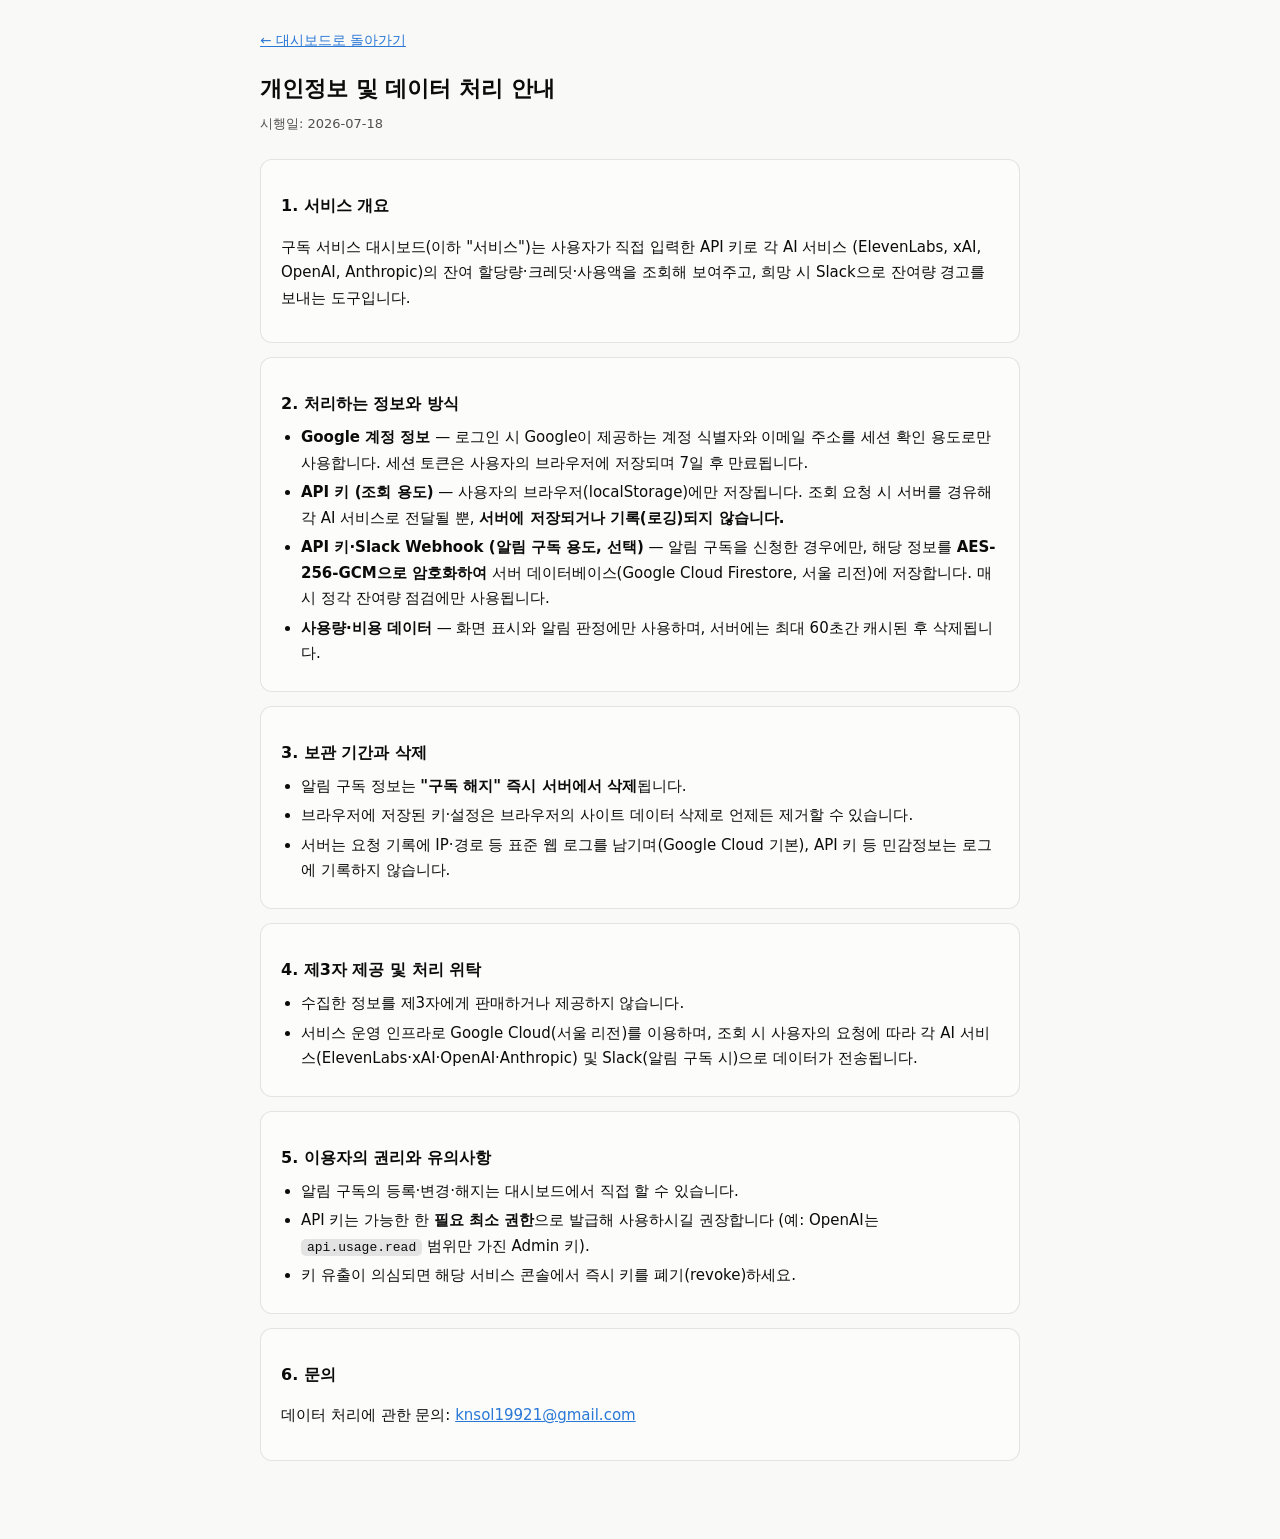
<file: src/main/resources/static/privacy.html>
<!DOCTYPE html>
<html lang="ko" data-theme="auto">
<head>
<meta charset="UTF-8">
<meta name="viewport" content="width=device-width, initial-scale=1.0">
<title>개인정보 및 데이터 처리 안내 — 구독 서비스 대시보드</title>
<style>
	:root {
		color-scheme: light;
		--page: #f9f9f7;
		--surface: #fcfcfb;
		--text-primary: #0b0b0b;
		--text-secondary: #52514e;
		--border: rgba(11, 11, 11, 0.10);
		--accent: #2a78d6;
	}
	@media (prefers-color-scheme: dark) {
		:root[data-theme="auto"] {
			color-scheme: dark;
			--page: #0d0d0d;
			--surface: #1a1a19;
			--text-primary: #ffffff;
			--text-secondary: #c3c2b7;
			--border: rgba(255, 255, 255, 0.10);
			--accent: #3987e5;
		}
	}
	* { box-sizing: border-box; }
	body {
		margin: 0; padding: 28px 20px 64px;
		background: var(--page); color: var(--text-primary);
		font-family: system-ui, -apple-system, "Segoe UI", "Apple SD Gothic Neo", sans-serif;
		font-size: 15px; line-height: 1.7;
	}
	.wrap { max-width: 760px; margin: 0 auto; }
	h1 { font-size: 22px; margin: 0 0 6px; }
	.date { color: var(--text-secondary); font-size: 13px; margin-bottom: 24px; }
	h2 { font-size: 16px; margin: 28px 0 8px; }
	section {
		background: var(--surface); border: 1px solid var(--border);
		border-radius: 12px; padding: 4px 20px 16px; margin-bottom: 14px;
	}
	ul { padding-left: 20px; margin: 8px 0; }
	li { margin: 4px 0; }
	a { color: var(--accent); }
	.back { display: inline-block; margin-bottom: 18px; font-size: 13.5px; }
	code { background: var(--border); padding: 1px 6px; border-radius: 5px; font-size: 13px; }
</style>
</head>
<body>
<div class="wrap">
	<a class="back" href="/">← 대시보드로 돌아가기</a>
	<h1>개인정보 및 데이터 처리 안내</h1>
	<div class="date">시행일: 2026-07-18</div>

	<section>
		<h2>1. 서비스 개요</h2>
		<p>구독 서비스 대시보드(이하 "서비스")는 사용자가 직접 입력한 API 키로 각 AI 서비스
		(ElevenLabs, xAI, OpenAI, Anthropic)의 잔여 할당량·크레딧·사용액을 조회해 보여주고,
		희망 시 Slack으로 잔여량 경고를 보내는 도구입니다.</p>
	</section>

	<section>
		<h2>2. 처리하는 정보와 방식</h2>
		<ul>
			<li><b>Google 계정 정보</b> — 로그인 시 Google이 제공하는 계정 식별자와 이메일 주소를
				세션 확인 용도로만 사용합니다. 세션 토큰은 사용자의 브라우저에 저장되며 7일 후 만료됩니다.</li>
			<li><b>API 키 (조회 용도)</b> — 사용자의 브라우저(localStorage)에만 저장됩니다.
				조회 요청 시 서버를 경유해 각 AI 서비스로 전달될 뿐, <b>서버에 저장되거나 기록(로깅)되지 않습니다.</b></li>
			<li><b>API 키·Slack Webhook (알림 구독 용도, 선택)</b> — 알림 구독을 신청한 경우에만,
				해당 정보를 <b>AES-256-GCM으로 암호화하여</b> 서버 데이터베이스(Google Cloud Firestore,
				서울 리전)에 저장합니다. 매시 정각 잔여량 점검에만 사용됩니다.</li>
			<li><b>사용량·비용 데이터</b> — 화면 표시와 알림 판정에만 사용하며, 서버에는 최대 60초간
				캐시된 후 삭제됩니다.</li>
		</ul>
	</section>

	<section>
		<h2>3. 보관 기간과 삭제</h2>
		<ul>
			<li>알림 구독 정보는 <b>"구독 해지" 즉시 서버에서 삭제</b>됩니다.</li>
			<li>브라우저에 저장된 키·설정은 브라우저의 사이트 데이터 삭제로 언제든 제거할 수 있습니다.</li>
			<li>서버는 요청 기록에 IP·경로 등 표준 웹 로그를 남기며(Google Cloud 기본), API 키 등
				민감정보는 로그에 기록하지 않습니다.</li>
		</ul>
	</section>

	<section>
		<h2>4. 제3자 제공 및 처리 위탁</h2>
		<ul>
			<li>수집한 정보를 제3자에게 판매하거나 제공하지 않습니다.</li>
			<li>서비스 운영 인프라로 Google Cloud(서울 리전)를 이용하며, 조회 시 사용자의 요청에 따라
				각 AI 서비스(ElevenLabs·xAI·OpenAI·Anthropic) 및 Slack(알림 구독 시)으로 데이터가 전송됩니다.</li>
		</ul>
	</section>

	<section>
		<h2>5. 이용자의 권리와 유의사항</h2>
		<ul>
			<li>알림 구독의 등록·변경·해지는 대시보드에서 직접 할 수 있습니다.</li>
			<li>API 키는 가능한 한 <b>필요 최소 권한</b>으로 발급해 사용하시길 권장합니다
				(예: OpenAI는 <code>api.usage.read</code> 범위만 가진 Admin 키).</li>
			<li>키 유출이 의심되면 해당 서비스 콘솔에서 즉시 키를 폐기(revoke)하세요.</li>
		</ul>
	</section>

	<section>
		<h2>6. 문의</h2>
		<p>데이터 처리에 관한 문의: <a href="mailto:knsol19921@gmail.com">knsol19921@gmail.com</a></p>
	</section>
</div>
</body>
</html>
</file>
